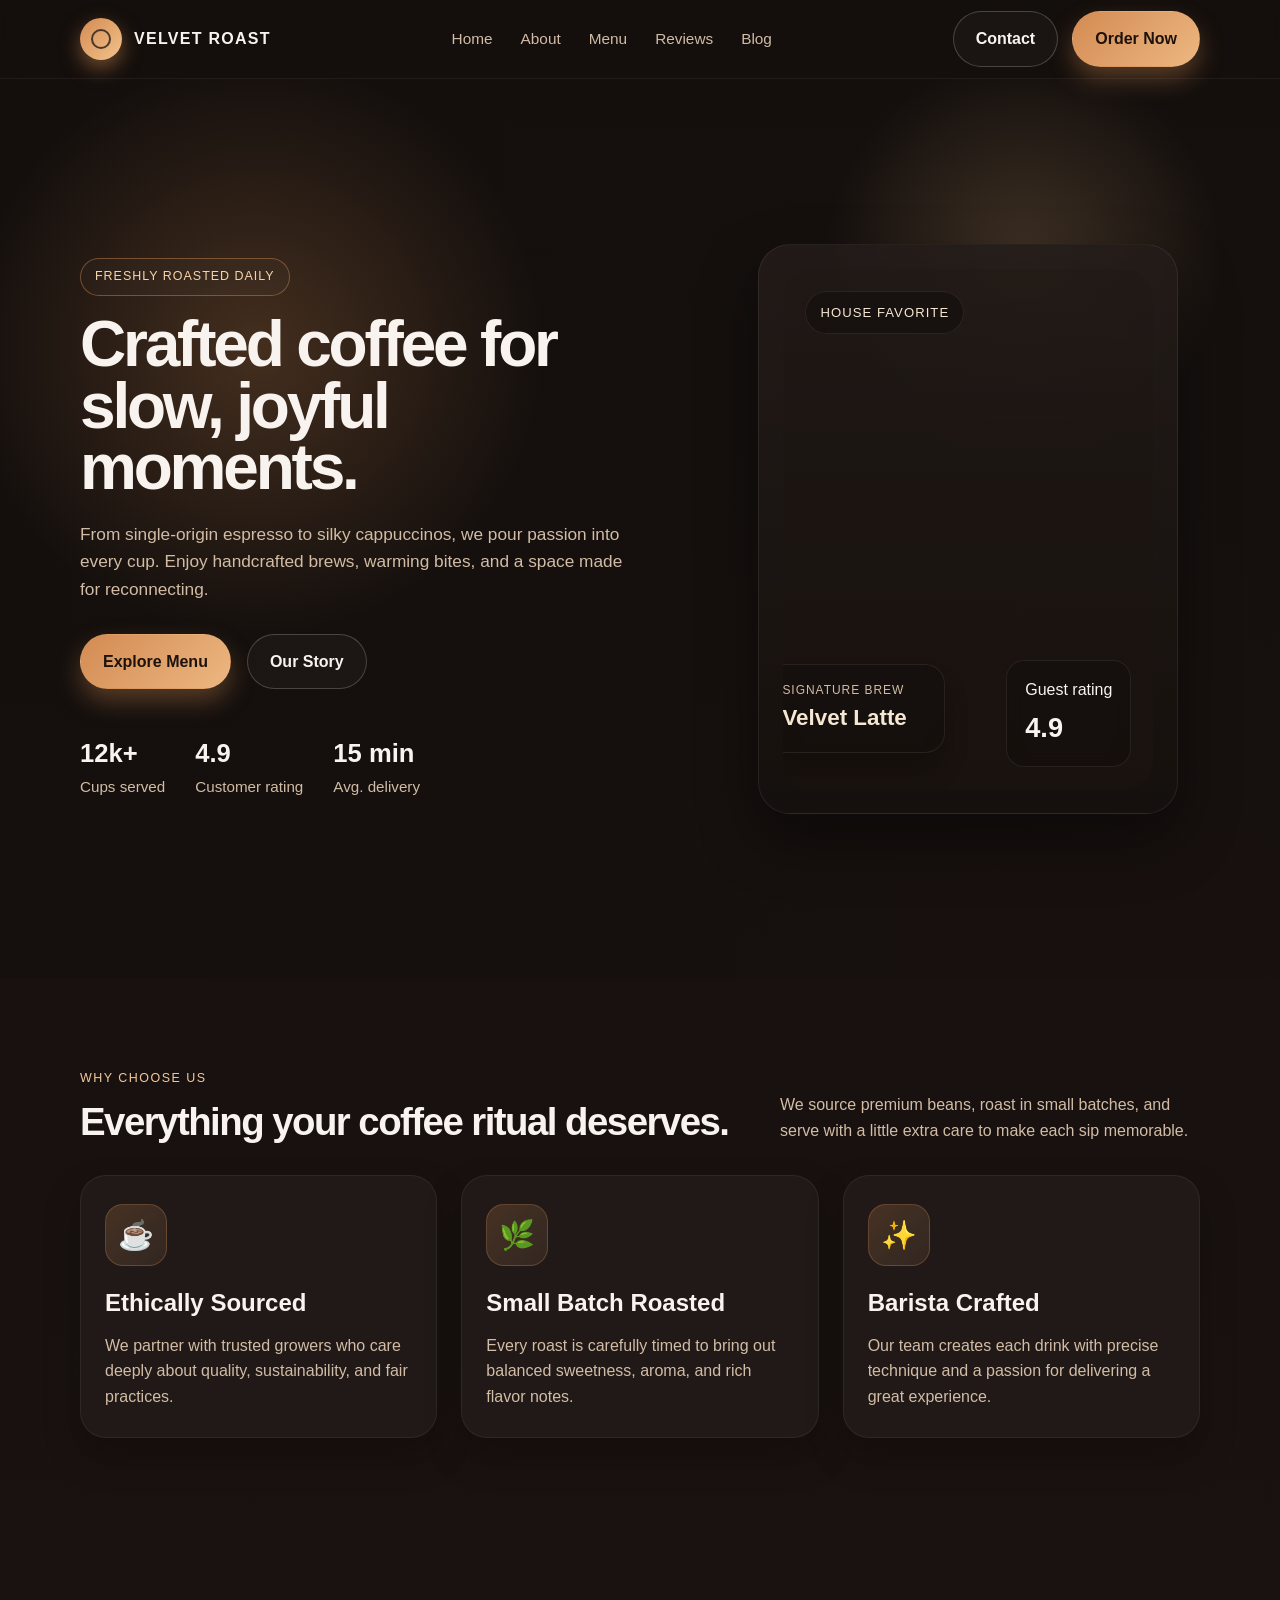
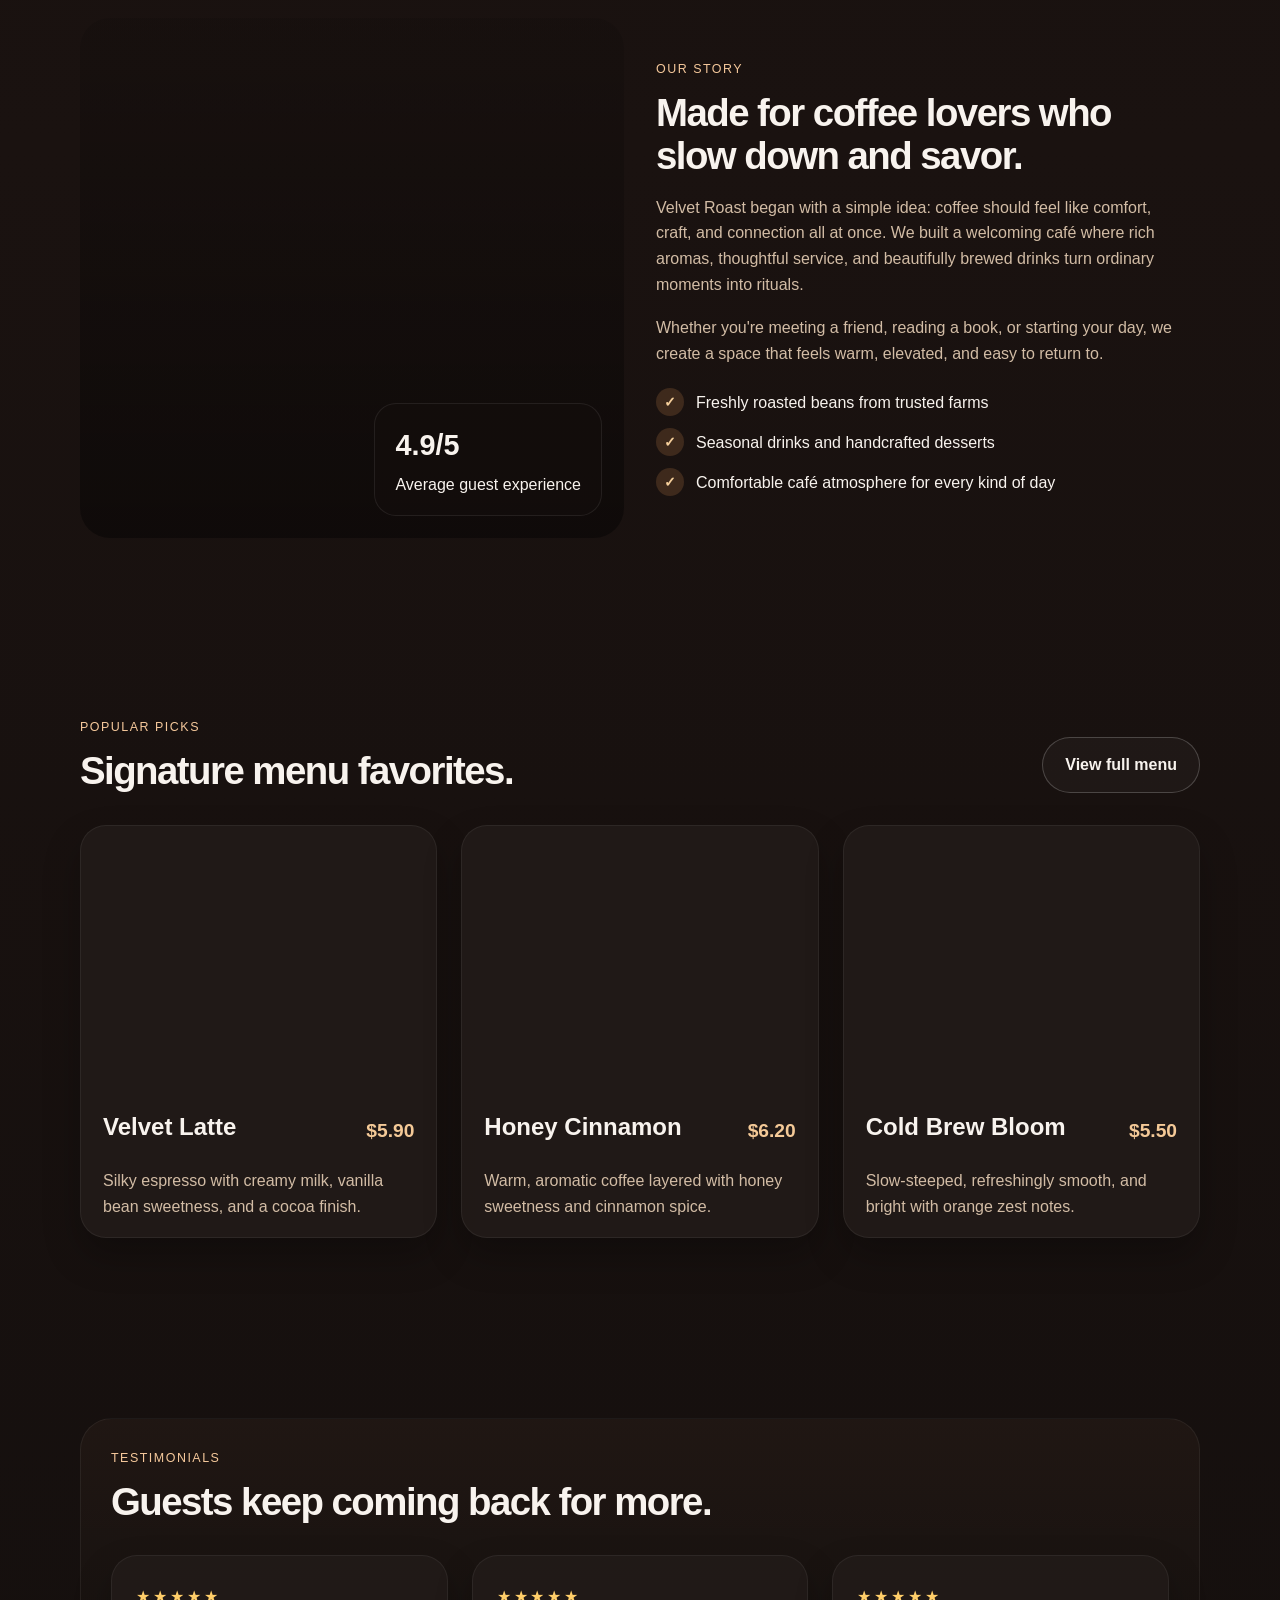
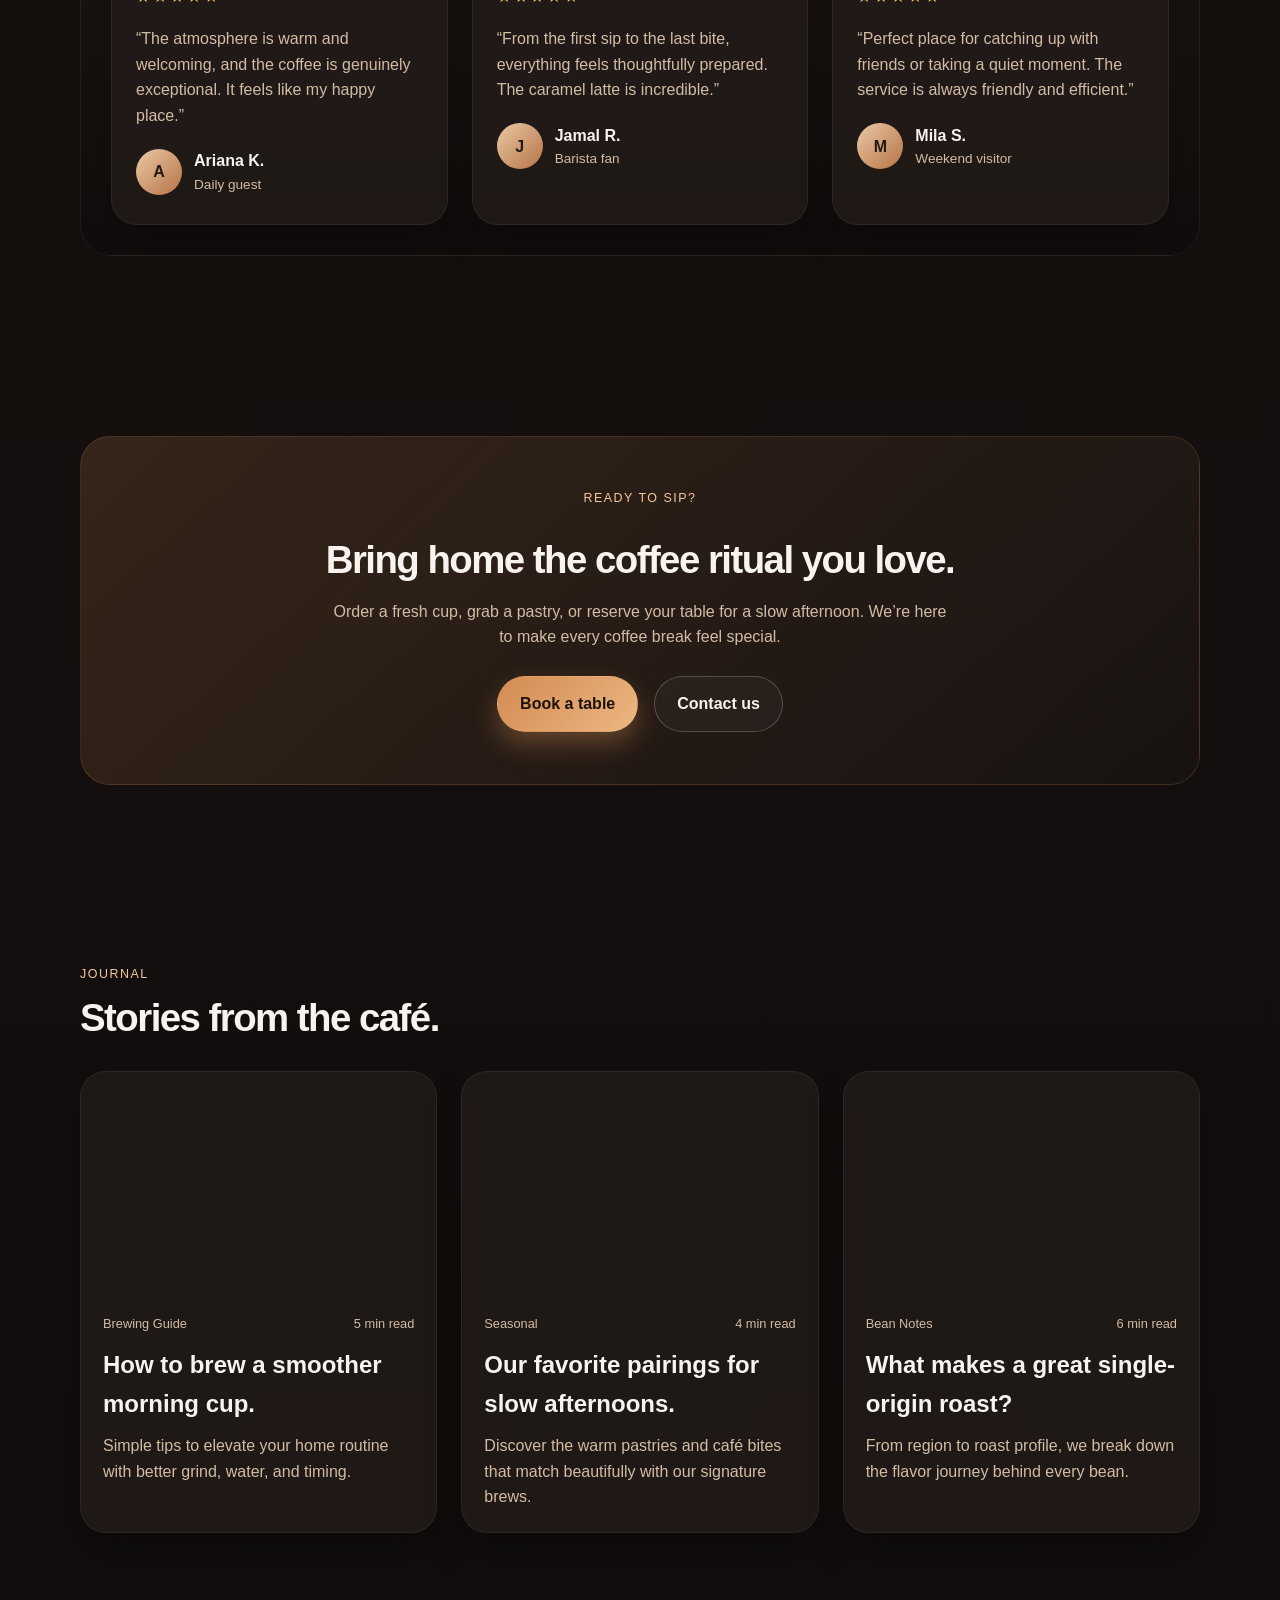
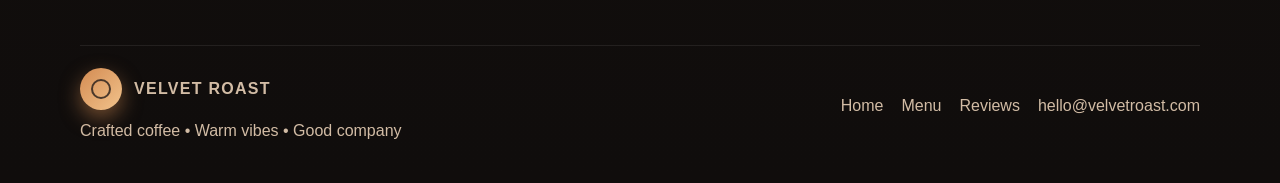
<file: index.html>
<!DOCTYPE html>
<html lang="en">

<head>
  <meta charset="UTF-8" />
  <meta name="viewport" content="width=device-width, initial-scale=1.0" />
  <title>Velvet Roast | Premium Coffee House</title>
  <meta name="google-site-verification" content="yuZ8CFShgjqxQSmHccy9Mx2CYuTkRm5dKG1aAAKuw18" />
  <meta name="description"
    content="Velvet Roast is a premium coffee house offering artisan brews, fresh pastries, and a cozy café experience." />
  <style>
    :root {
      --bg-dark: #140f0d;
      --bg-soft: #1d1714;
      --card: #231c19;
      --primary: #d38b52;
      --primary-dark: #b66f38;
      --secondary: #f6e7d3;
      --text: #f8f3ee;
      --muted: #d2bca5;
      --accent: #9a5f3c;
      --shadow: rgba(0, 0, 0, 0.25);
    }

    * {
      box-sizing: border-box;
      margin: 0;
      padding: 0;
    }

    html {
      scroll-behavior: smooth;
    }

    body {
      font-family: Arial, Helvetica, sans-serif;
      background: linear-gradient(180deg, var(--bg-dark) 0%, #1a1210 35%, #100d0c 100%);
      color: var(--text);
      line-height: 1.6;
    }

    img {
      max-width: 100%;
      display: block;
    }

    a {
      color: inherit;
      text-decoration: none;
    }

    .container {
      width: min(1120px, calc(100% - 32px));
      margin: 0 auto;
    }

    .topbar {
      background: rgba(20, 15, 13, 0.8);
      position: sticky;
      top: 0;
      z-index: 10;
      backdrop-filter: blur(8px);
      border-bottom: 1px solid rgba(255, 255, 255, 0.06);
    }

    .navbar {
      display: flex;
      align-items: center;
      justify-content: space-between;
      min-height: 78px;
      gap: 20px;
    }

    .brand {
      display: flex;
      align-items: center;
      gap: 12px;
      font-weight: 700;
      letter-spacing: 0.08em;
      text-transform: uppercase;
    }

    .brand-mark {
      width: 42px;
      height: 42px;
      background: linear-gradient(135deg, var(--primary), #f2c38c);
      border-radius: 50%;
      position: relative;
      box-shadow: 0 8px 20px rgba(211, 139, 82, 0.5);
    }

    .brand-mark::before {
      content: "";
      position: absolute;
      inset: 11px;
      border: 2px solid rgba(35, 28, 25, 0.8);
      border-radius: 50%;
    }

    .nav-links {
      display: flex;
      align-items: center;
      gap: 28px;
      color: var(--muted);
      font-size: 0.96rem;
    }

    .nav-links a:hover,
    .nav-links a:focus-visible {
      color: var(--text);
    }

    .nav-actions {
      display: flex;
      align-items: center;
      gap: 14px;
    }

    .btn {
      display: inline-flex;
      align-items: center;
      justify-content: center;
      padding: 14px 22px;
      border-radius: 999px;
      border: 1px solid transparent;
      font-weight: 700;
      transition: transform 0.2s ease, box-shadow 0.2s ease;
      cursor: pointer;
    }

    .btn:hover {
      transform: translateY(-2px);
    }

    .btn-primary {
      background: linear-gradient(135deg, var(--primary), #edb782);
      color: #1e120d;
      box-shadow: 0 12px 24px rgba(211, 139, 82, 0.35);
    }

    .btn-secondary {
      border-color: rgba(255, 255, 255, 0.2);
      background: rgba(255, 255, 255, 0.03);
      color: var(--text);
    }

    .hero {
      position: relative;
      overflow: hidden;
    }

    .hero::before {
      content: "";
      position: absolute;
      inset: 0;
      background:
        radial-gradient(circle at 20% 30%, rgba(211, 139, 82, 0.25), transparent 24%),
        radial-gradient(circle at 80% 20%, rgba(255, 200, 138, 0.18), transparent 16%),
        linear-gradient(90deg, rgba(20, 15, 13, 0.82), rgba(20, 15, 13, 0.2));
    }

    .hero-inner {
      position: relative;
      display: grid;
      grid-template-columns: 1.15fr 0.85fr;
      align-items: center;
      min-height: 720px;
      gap: 30px;
    }

    .badge {
      display: inline-flex;
      align-items: center;
      gap: 8px;
      padding: 8px 14px;
      border-radius: 999px;
      border: 1px solid rgba(211, 139, 82, 0.45);
      background: rgba(255, 255, 255, 0.02);
      color: #f7d4ac;
      font-size: 0.78rem;
      letter-spacing: 0.08em;
      text-transform: uppercase;
      margin-bottom: 18px;
    }

    .hero h1 {
      font-size: clamp(3rem, 5vw, 5rem);
      line-height: 0.96;
      letter-spacing: -0.05em;
      max-width: 560px;
    }

    .hero p {
      max-width: 550px;
      margin-top: 22px;
      color: var(--muted);
      font-size: 1.08rem;
    }

    .hero-actions {
      display: flex;
      flex-wrap: wrap;
      gap: 16px;
      margin-top: 30px;
    }

    .stats {
      display: flex;
      flex-wrap: wrap;
      gap: 30px;
      margin-top: 44px;
    }

    .stat strong {
      display: block;
      font-size: clamp(1.6rem, 2vw, 2.4rem);
      color: var(--text);
    }

    .stat span {
      color: var(--muted);
      font-size: 0.95rem;
    }

    .hero-visual {
      position: relative;
      display: flex;
      justify-content: center;
      align-items: center;
    }

    .cup-card {
      width: min(420px, 100%);
      background: linear-gradient(180deg, rgba(35, 28, 25, 0.88), rgba(22, 17, 14, 0.96));
      border: 1px solid rgba(255, 255, 255, 0.07);
      border-radius: 32px;
      padding: 24px;
      box-shadow: 0 26px 60px rgba(0, 0, 0, 0.38);
    }

    .cup-image {
      position: relative;
      height: 520px;
      border-radius: 28px;
      overflow: hidden;
      background:
        linear-gradient(180deg, rgba(27, 19, 15, 0.2), rgba(27, 19, 15, 0.6)),
        url('https://images.unsplash.com/photo-1497636577773-f1231844b336?auto=format&fit=crop&w=800&q=80') center/cover no-repeat;
    }

    .drink-tag,
    .rating-bubble,
    .mini-card {
      position: absolute;
      backdrop-filter: blur(8px);
      background: rgba(19, 14, 12, 0.6);
      border: 1px solid rgba(255, 255, 255, 0.08);
    }

    .drink-tag {
      top: 22px;
      left: 22px;
      padding: 10px 14px;
      border-radius: 999px;
      font-size: 0.82rem;
      letter-spacing: 0.08em;
      text-transform: uppercase;
      color: var(--secondary);
    }

    .rating-bubble {
      right: 22px;
      bottom: 22px;
      border-radius: 18px;
      padding: 16px 18px;
      color: var(--text);
      display: flex;
      flex-direction: column;
      gap: 4px;
    }

    .rating-bubble strong {
      font-size: 1.7rem;
    }

    .mini-card {
      left: -18px;
      bottom: 36px;
      width: 180px;
      border-radius: 20px;
      padding: 16px;
      box-shadow: 0 18px 24px rgba(0, 0, 0, 0.2);
    }

    .mini-card span {
      display: block;
      color: var(--muted);
      font-size: 0.75rem;
      text-transform: uppercase;
      letter-spacing: 0.08em;
    }

    .mini-card strong {
      font-size: 1.4rem;
      color: var(--secondary);
    }

    section {
      padding: 90px 0;
    }

    .section-head {
      display: flex;
      justify-content: space-between;
      align-items: end;
      gap: 16px;
      margin-bottom: 32px;
    }

    .eyebrow {
      color: #f5c89b;
      font-size: 0.78rem;
      letter-spacing: 0.12em;
      text-transform: uppercase;
    }

    h2 {
      font-size: clamp(2.2rem, 3vw, 3rem);
      line-height: 1.1;
      letter-spacing: -0.04em;
      margin-top: 12px;
    }

    .section-head p {
      color: var(--muted);
      max-width: 420px;
    }

    .features-grid,
    .menu-grid,
    .testimonial-grid,
    .blog-grid {
      display: grid;
      gap: 24px;
    }

    .features-grid {
      grid-template-columns: repeat(3, minmax(0, 1fr));
    }

    .feature-card,
    .menu-card,
    .testimonial,
    .blog-card {
      background: rgba(35, 28, 25, 0.85);
      border: 1px solid rgba(255, 255, 255, 0.06);
      border-radius: 26px;
      overflow: hidden;
      box-shadow: 0 18px 36px var(--shadow);
    }

    .feature-card {
      padding: 28px 24px;
    }

    .icon-box {
      width: 62px;
      height: 62px;
      border-radius: 18px;
      display: grid;
      place-items: center;
      font-size: 1.8rem;
      background: linear-gradient(135deg, rgba(211, 139, 82, 0.22), rgba(255, 205, 155, 0.08));
      border: 1px solid rgba(211, 139, 82, 0.28);
      margin-bottom: 18px;
    }

    .feature-card h3,
    .menu-card h3,
    .blog-card h3 {
      font-size: 1.5rem;
      margin-bottom: 10px;
    }

    .feature-card p,
    .testimonial p,
    .blog-card p,
    .menu-card p {
      color: var(--muted);
    }

    .about {
      display: grid;
      grid-template-columns: 1fr 1fr;
      gap: 32px;
      align-items: center;
    }

    .about-photo {
      min-height: 520px;
      border-radius: 30px;
      overflow: hidden;
      background:
        linear-gradient(180deg, rgba(0, 0, 0, 0.1), rgba(0, 0, 0, 0.4)),
        url('https://images.unsplash.com/photo-1442512595331-e89e73853f31?auto=format&fit=crop&w=1000&q=80') center/cover no-repeat;
      position: relative;
    }

    .floating-note {
      position: absolute;
      right: 22px;
      bottom: 22px;
      background: rgba(19, 14, 12, 0.75);
      border: 1px solid rgba(255, 255, 255, 0.08);
      border-radius: 22px;
      padding: 18px 20px;
      min-width: 220px;
    }

    .floating-note strong {
      display: block;
      font-size: 1.8rem;
      margin-bottom: 4px;
    }

    .about-content {
      padding-right: 12px;
    }

    .about-content p {
      color: var(--muted);
      margin-top: 18px;
    }

    .list-check {
      list-style: none;
      margin-top: 22px;
      display: grid;
      gap: 12px;
    }

    .list-check li {
      display: flex;
      align-items: center;
      gap: 12px;
      color: var(--text);
    }

    .list-check li::before {
      content: "✓";
      width: 28px;
      height: 28px;
      border-radius: 50%;
      display: inline-grid;
      place-items: center;
      background: rgba(211, 139, 82, 0.2);
      color: #f5cf9b;
      font-size: 0.9rem;
      font-weight: 700;
    }

    .menu-grid {
      grid-template-columns: repeat(3, minmax(0, 1fr));
    }

    .menu-card {
      padding: 0;
    }

    .menu-card .menu-image {
      height: 260px;
      background-size: cover;
      background-position: center;
    }

    .menu-card .body {
      padding: 22px 22px 18px;
    }

    .menu-meta {
      display: flex;
      justify-content: space-between;
      align-items: center;
      margin-bottom: 12px;
      gap: 12px;
    }

    .price {
      color: #f4c997;
      font-weight: 700;
      font-size: 1.2rem;
    }

    .tag {
      padding: 8px 10px;
      border-radius: 999px;
      font-size: 0.75rem;
      text-transform: uppercase;
      background: rgba(211, 139, 82, 0.12);
      border: 1px solid rgba(211, 139, 82, 0.18);
      color: #f6d3a6;
    }

    .testimonials-wrap {
      background: linear-gradient(180deg, rgba(33, 24, 20, 0.9), rgba(16, 13, 12, 0.94));
      border-radius: 32px;
      padding: 30px;
      border: 1px solid rgba(255, 255, 255, 0.06);
    }

    .testimonial-grid {
      grid-template-columns: repeat(3, minmax(0, 1fr));
    }

    .testimonial {
      padding: 28px 24px;
    }

    .stars {
      color: #ffce69;
      margin-bottom: 16px;
      letter-spacing: 0.18em;
      font-size: 1rem;
    }

    .testimonial-author {
      display: flex;
      align-items: center;
      gap: 12px;
      margin-top: 20px;
    }

    .avatar {
      width: 46px;
      height: 46px;
      border-radius: 50%;
      background: linear-gradient(135deg, #eac9a6, #b67345);
      display: grid;
      place-items: center;
      color: #221913;
      font-weight: 800;
    }

    .testimonial-author span {
      display: block;
      color: var(--muted);
      font-size: 0.85rem;
    }

    .cta {
      text-align: center;
    }

    .cta-box {
      display: grid;
      place-items: center;
      gap: 18px;
      background: linear-gradient(135deg, rgba(211, 139, 82, 0.18), rgba(255, 255, 255, 0.02));
      border: 1px solid rgba(211, 139, 82, 0.18);
      border-radius: 30px;
      padding: 52px 22px;
    }

    .cta-box p {
      max-width: 620px;
      color: var(--muted);
    }

    .blog-grid {
      grid-template-columns: repeat(3, minmax(0, 1fr));
    }

    .blog-card {
      overflow: hidden;
    }

    .blog-image {
      height: 220px;
      background-size: cover;
      background-position: center;
    }

    .blog-card .body {
      padding: 22px;
    }

    .blog-card .meta {
      display: flex;
      justify-content: space-between;
      gap: 12px;
      font-size: 0.8rem;
      color: var(--muted);
      margin-bottom: 12px;
    }

    footer {
      padding: 22px 0 40px;
      color: var(--muted);
    }

    .footer-inner {
      display: flex;
      justify-content: space-between;
      align-items: center;
      gap: 12px;
      border-top: 1px solid rgba(255, 255, 255, 0.08);
      padding-top: 22px;
    }

    .footer-links {
      display: flex;
      gap: 18px;
      flex-wrap: wrap;
    }

    @media (max-width: 960px) {

      .hero-inner,
      .about,
      .features-grid,
      .menu-grid,
      .testimonial-grid,
      .blog-grid {
        grid-template-columns: 1fr;
      }

      .hero-inner {
        padding-top: 40px;
        min-height: auto;
      }

      .nav-links {
        display: none;
      }
    }

    @media (max-width: 560px) {
      .navbar {
        min-height: 68px;
      }

      .nav-actions {
        gap: 8px;
      }

      .btn {
        padding: 12px 16px;
      }

      .hero h1 {
        max-width: 100%;
      }

      .section-head {
        flex-direction: column;
        align-items: flex-start;
      }
    }
  </style>
</head>

<body>
  <header class="topbar">
    <div class="container navbar">
      <a href="#home" class="brand" aria-label="Velvet Roast home">
        <span class="brand-mark" aria-hidden="true"></span>
        <span>Velvet Roast</span>
      </a>

      <nav class="nav-links" aria-label="Main navigation">
        <a href="#home">Home</a>
        <a href="#about">About</a>
        <a href="#menu">Menu</a>
        <a href="#reviews">Reviews</a>
        <a href="#blog">Blog</a>
      </nav>

      <div class="nav-actions">
        <a class="btn btn-secondary" href="#contact">Contact</a>
        <a class="btn btn-primary" href="#order">Order Now</a>
      </div>
    </div>
  </header>

  <main>
    <section class="hero" id="home">
      <div class="container hero-inner">
        <div>
          <div class="badge">Freshly roasted daily</div>
          <h1>Crafted coffee for slow, joyful moments.</h1>
          <p>
            From single-origin espresso to silky cappuccinos, we pour passion into every cup.
            Enjoy handcrafted brews, warming bites, and a space made for reconnecting.
          </p>

          <div class="hero-actions">
            <a class="btn btn-primary" href="#menu">Explore Menu</a>
            <a class="btn btn-secondary" href="#about">Our Story</a>
          </div>

          <div class="stats" aria-label="Coffee shop statistics">
            <div class="stat">
              <strong>12k+</strong>
              <span>Cups served</span>
            </div>
            <div class="stat">
              <strong>4.9</strong>
              <span>Customer rating</span>
            </div>
            <div class="stat">
              <strong>15 min</strong>
              <span>Avg. delivery</span>
            </div>
          </div>
        </div>

        <div class="hero-visual" aria-label="Coffee cup showcase">
          <div class="cup-card">
            <div class="cup-image">
              <div class="drink-tag">House favorite</div>
              <div class="mini-card">
                <span>Signature brew</span>
                <strong>Velvet Latte</strong>
              </div>
              <div class="rating-bubble">
                <span>Guest rating</span>
                <strong>4.9</strong>
              </div>
            </div>
          </div>
        </div>
      </div>
    </section>

    <section>
      <div class="container">
        <div class="section-head">
          <div>
            <div class="eyebrow">Why choose us</div>
            <h2>Everything your coffee ritual deserves.</h2>
          </div>
          <p>
            We source premium beans, roast in small batches, and serve with a little extra care to make each sip
            memorable.
          </p>
        </div>

        <div class="features-grid">
          <article class="feature-card">
            <div class="icon-box" aria-hidden="true">☕</div>
            <h3>Ethically Sourced</h3>
            <p>We partner with trusted growers who care deeply about quality, sustainability, and fair practices.</p>
          </article>

          <article class="feature-card">
            <div class="icon-box" aria-hidden="true">🌿</div>
            <h3>Small Batch Roasted</h3>
            <p>Every roast is carefully timed to bring out balanced sweetness, aroma, and rich flavor notes.</p>
          </article>

          <article class="feature-card">
            <div class="icon-box" aria-hidden="true">✨</div>
            <h3>Barista Crafted</h3>
            <p>Our team creates each drink with precise technique and a passion for delivering a great experience.</p>
          </article>
        </div>
      </div>
    </section>

    <section id="about">
      <div class="container about">
        <div class="about-photo" aria-label="Cafe interior">
          <div class="floating-note">
            <strong>4.9/5</strong>
            <span>Average guest experience</span>
          </div>
        </div>

        <div class="about-content">
          <div class="eyebrow">Our story</div>
          <h2>Made for coffee lovers who slow down and savor.</h2>
          <p>
            Velvet Roast began with a simple idea: coffee should feel like comfort, craft, and connection all at once.
            We built a welcoming café where rich aromas, thoughtful service, and beautifully brewed drinks turn ordinary
            moments into rituals.
          </p>
          <p>
            Whether you're meeting a friend, reading a book, or starting your day, we create a space that feels warm,
            elevated, and easy to return to.
          </p>

          <ul class="list-check">
            <li>Freshly roasted beans from trusted farms</li>
            <li>Seasonal drinks and handcrafted desserts</li>
            <li>Comfortable café atmosphere for every kind of day</li>
          </ul>
        </div>
      </div>
    </section>

    <section id="menu">
      <div class="container">
        <div class="section-head">
          <div>
            <div class="eyebrow">Popular picks</div>
            <h2>Signature menu favorites.</h2>
          </div>
          <a class="btn btn-secondary" href="#order">View full menu</a>
        </div>

        <div class="menu-grid">
          <article class="menu-card">
            <div class="menu-image"
              style="background-image: url('https://images.unsplash.com/photo-1509042239860-f550ce710b93?auto=format&fit=crop&w=900&q=80');">
            </div>
            <div class="body">
              <div class="menu-meta">
                <h3>Velvet Latte</h3>
                <span class="price">$5.90</span>
              </div>
              <p>Silky espresso with creamy milk, vanilla bean sweetness, and a cocoa finish.</p>
            </div>
          </article>

          <article class="menu-card">
            <div class="menu-image"
              style="background-image: url('https://images.unsplash.com/photo-1511920170033-f8396924c348?auto=format&fit=crop&w=900&q=80');">
            </div>
            <div class="body">
              <div class="menu-meta">
                <h3>Honey Cinnamon</h3>
                <span class="price">$6.20</span>
              </div>
              <p>Warm, aromatic coffee layered with honey sweetness and cinnamon spice.</p>
            </div>
          </article>

          <article class="menu-card">
            <div class="menu-image"
              style="background-image: url('https://images.unsplash.com/photo-1461023058943-07fcbe16d735?auto=format&fit=crop&w=900&q=80');">
            </div>
            <div class="body">
              <div class="menu-meta">
                <h3>Cold Brew Bloom</h3>
                <span class="price">$5.50</span>
              </div>
              <p>Slow-steeped, refreshingly smooth, and bright with orange zest notes.</p>
            </div>
          </article>
        </div>
      </div>
    </section>

    <section id="reviews">
      <div class="container testimonials-wrap">
        <div class="section-head">
          <div>
            <div class="eyebrow">Testimonials</div>
            <h2>Guests keep coming back for more.</h2>
          </div>
        </div>

        <div class="testimonial-grid">
          <article class="testimonial">
            <div class="stars" aria-label="five star rating">★★★★★</div>
            <p>“The atmosphere is warm and welcoming, and the coffee is genuinely exceptional. It feels like my happy
              place.”</p>
            <div class="testimonial-author">
              <div class="avatar" aria-hidden="true">A</div>
              <div>
                <strong>Ariana K.</strong>
                <span>Daily guest</span>
              </div>
            </div>
          </article>

          <article class="testimonial">
            <div class="stars" aria-label="five star rating">★★★★★</div>
            <p>“From the first sip to the last bite, everything feels thoughtfully prepared. The caramel latte is
              incredible.”</p>
            <div class="testimonial-author">
              <div class="avatar" aria-hidden="true">J</div>
              <div>
                <strong>Jamal R.</strong>
                <span>Barista fan</span>
              </div>
            </div>
          </article>

          <article class="testimonial">
            <div class="stars" aria-label="five star rating">★★★★★</div>
            <p>“Perfect place for catching up with friends or taking a quiet moment. The service is always friendly and
              efficient.”</p>
            <div class="testimonial-author">
              <div class="avatar" aria-hidden="true">M</div>
              <div>
                <strong>Mila S.</strong>
                <span>Weekend visitor</span>
              </div>
            </div>
          </article>
        </div>
      </div>
    </section>

    <section class="cta" id="order">
      <div class="container">
        <div class="cta-box">
          <div class="eyebrow">Ready to sip?</div>
          <h2>Bring home the coffee ritual you love.</h2>
          <p>
            Order a fresh cup, grab a pastry, or reserve your table for a slow afternoon. We’re here to make every
            coffee break feel special.
          </p>
          <div class="hero-actions" style="justify-content: center; margin-top: 8px;">
            <a class="btn btn-primary" href="mailto:hello@velvetroast.com">Book a table</a>
            <a class="btn btn-secondary" href="#contact">Contact us</a>
          </div>
        </div>
      </div>
    </section>

    <section id="blog">
      <div class="container">
        <div class="section-head">
          <div>
            <div class="eyebrow">Journal</div>
            <h2>Stories from the café.</h2>
          </div>
        </div>

        <div class="blog-grid">
          <article class="blog-card">
            <div class="blog-image"
              style="background-image: url('https://images.unsplash.com/photo-1447933601403-0c6688de566e?auto=format&fit=crop&w=900&q=80');">
            </div>
            <div class="body">
              <div class="meta"><span>Brewing Guide</span><span>5 min read</span></div>
              <h3>How to brew a smoother morning cup.</h3>
              <p>Simple tips to elevate your home routine with better grind, water, and timing.</p>
            </div>
          </article>

          <article class="blog-card">
            <div class="blog-image"
              style="background-image: url('https://images.unsplash.com/photo-1504674900247-0877df9cc836?auto=format&fit=crop&w=900&q=80');">
            </div>
            <div class="body">
              <div class="meta"><span>Seasonal</span><span>4 min read</span></div>
              <h3>Our favorite pairings for slow afternoons.</h3>
              <p>Discover the warm pastries and café bites that match beautifully with our signature brews.</p>
            </div>
          </article>

          <article class="blog-card">
            <div class="blog-image"
              style="background-image: url('https://images.unsplash.com/photo-1495474472287-4d71bcdd2085?auto=format&fit=crop&w=900&q=80');">
            </div>
            <div class="body">
              <div class="meta"><span>Bean Notes</span><span>6 min read</span></div>
              <h3>What makes a great single-origin roast?</h3>
              <p>From region to roast profile, we break down the flavor journey behind every bean.</p>
            </div>
          </article>
        </div>
      </div>
    </section>
  </main>

  <footer id="contact">
    <div class="container footer-inner">
      <div>
        <div class="brand" style="margin-bottom: 8px;">
          <span class="brand-mark" aria-hidden="true"></span>
          <span>Velvet Roast</span>
        </div>
        <p>Crafted coffee • Warm vibes • Good company</p>
      </div>

      <div class="footer-links">
        <a href="#home">Home</a>
        <a href="#menu">Menu</a>
        <a href="#reviews">Reviews</a>
        <a href="mailto:hello@velvetroast.com">hello@velvetroast.com</a>
      </div>
    </div>
  </footer>
  <script async src="https://www.googletagmanager.com/gtm.js?id=GTM-NBJS7QVW"></script>
  <script>
    window.dataLayer = window.dataLayer || [];
    function gtag() { dataLayer.push(arguments); }
    gtag('js', new Date());
  </script>
</body>

</html>
</file>
